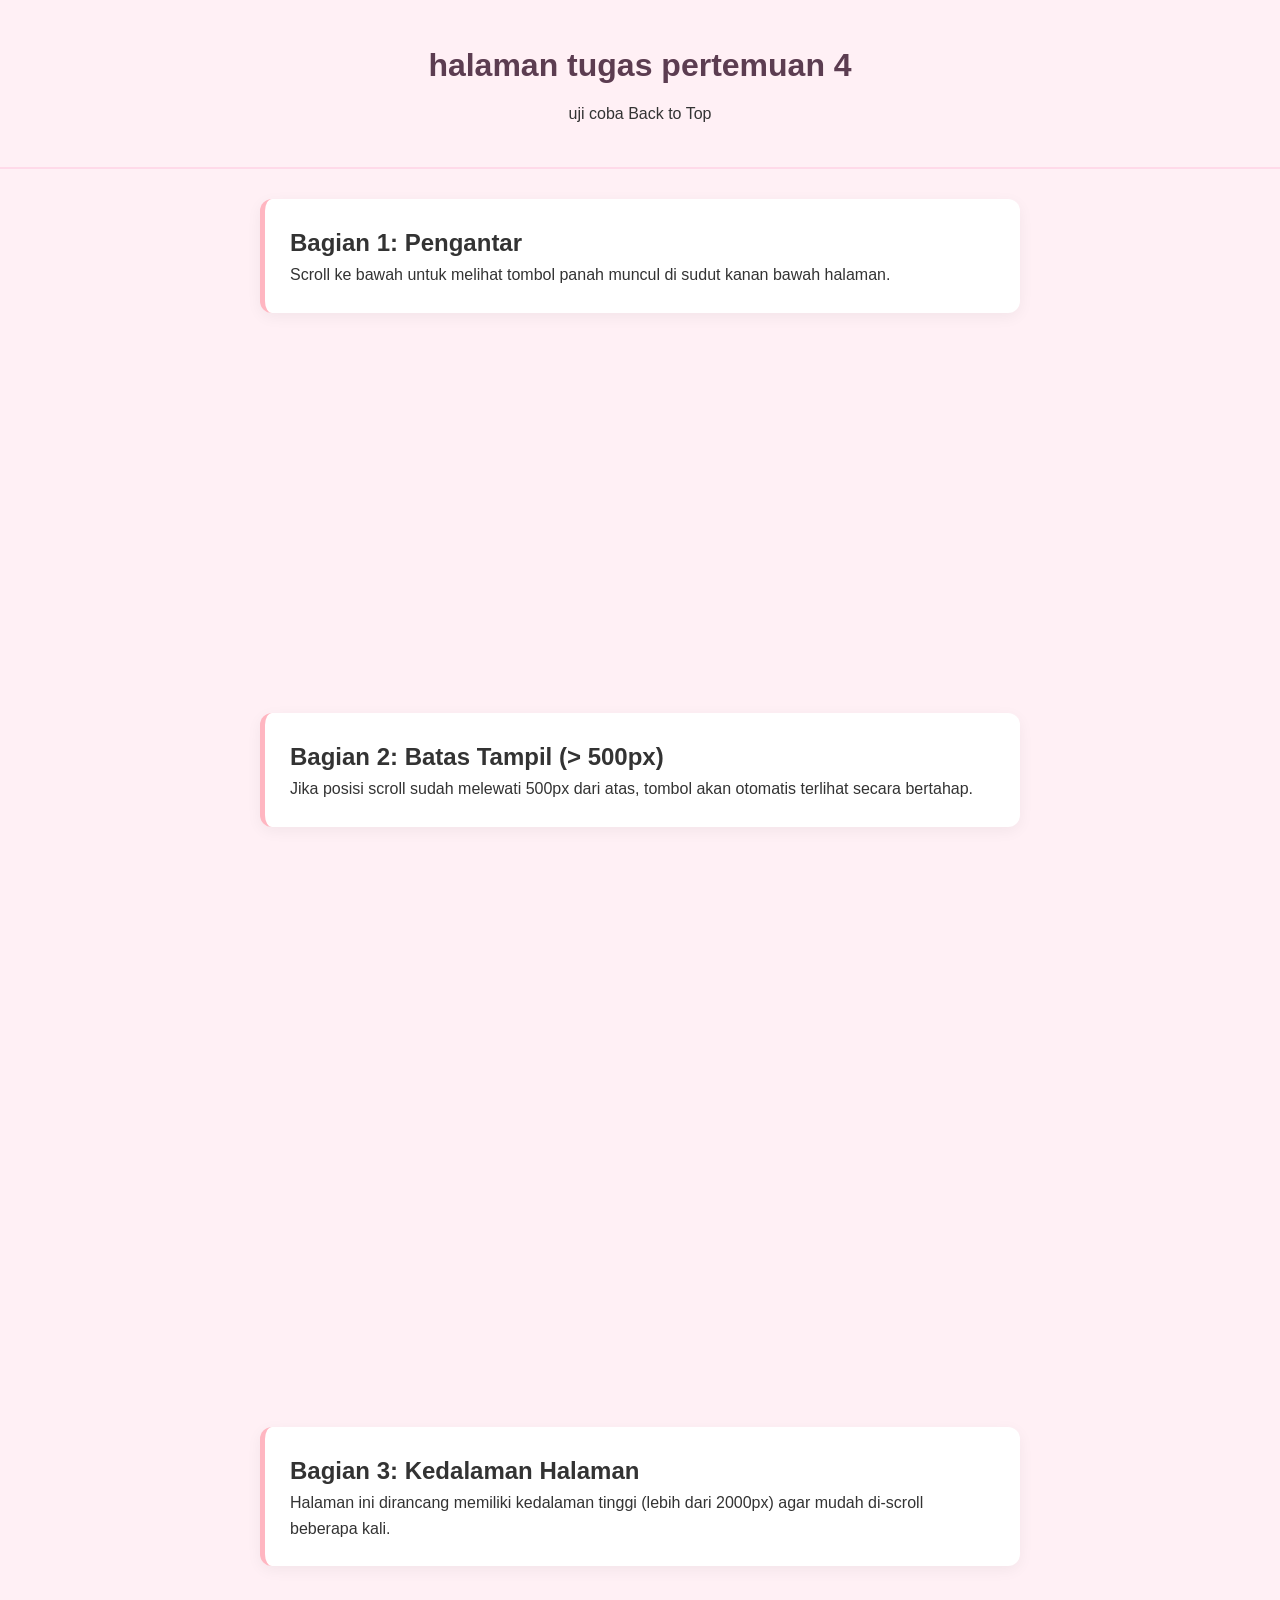
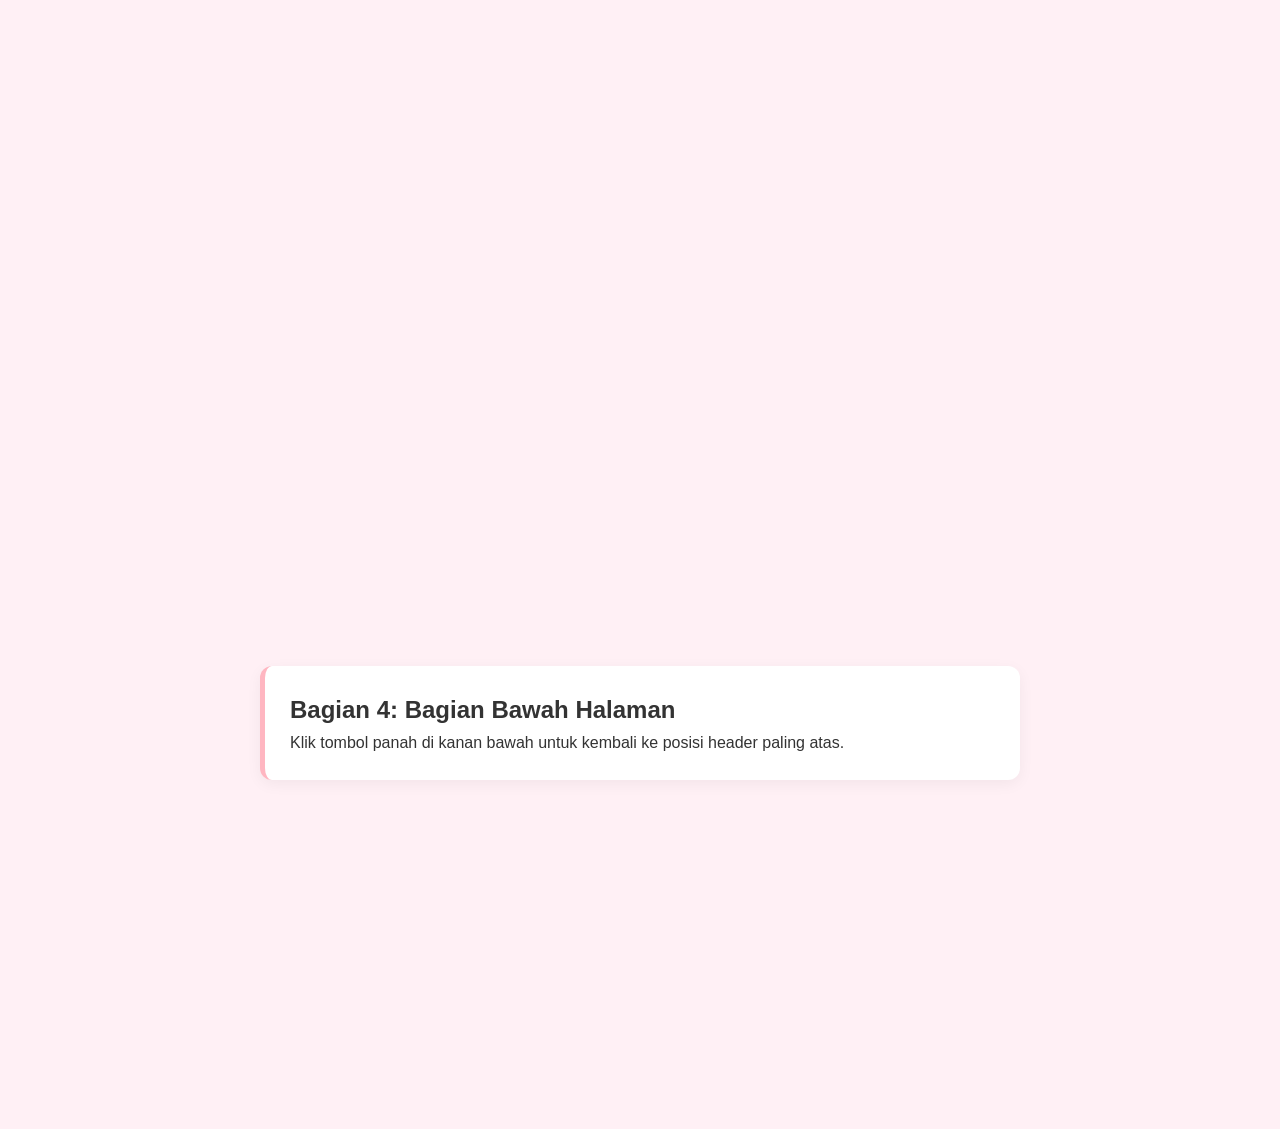
<file: PWD-P4/index.html>
<!DOCTYPE html>
<html lang="id">
<head>
  <meta charset="UTF-8">
  <meta name="viewport" content="width=device-width, initial-scale=1.0">
  <title>tugas P4</title>
  <link rel="stylesheet" href="gaya.css">
</head>
<body>

  <header id="top">
    <h1>halaman tugas pertemuan 4</h1>
    <p>uji coba Back to Top</p>
  </header>

  <!-- knten hlmn scroll > 2000px -->
  <main class="content">
    <div class="card">
      <h2>Bagian 1: Pengantar</h2>
      <p>Scroll ke bawah untuk melihat tombol panah muncul di sudut kanan bawah halaman.</p>
    </div>

    <div class="card card-margin-1">
      <h2>Bagian 2: Batas Tampil (> 500px)</h2>
      <p>Jika posisi scroll sudah melewati 500px dari atas, tombol akan otomatis terlihat secara bertahap.</p>
    </div>

    <div class="card card-margin-2">
      <h2>Bagian 3: Kedalaman Halaman</h2>
      <p>Halaman ini dirancang memiliki kedalaman tinggi (lebih dari 2000px) agar mudah di-scroll beberapa kali.</p>
    </div>

    <div class="card card-margin-3">
      <h2>Bagian 4: Bagian Bawah Halaman</h2>
      <p>Klik tombol panah di kanan bawah untuk kembali ke posisi header paling atas.</p>
    </div>
  </main>

  <!-- tmbl arh k ats -->
  <button id="scrollTopBtn" title="Kembali ke atas">&#8679;</button>

  <script src="script.js"></script>
</body>
</html>
</file>
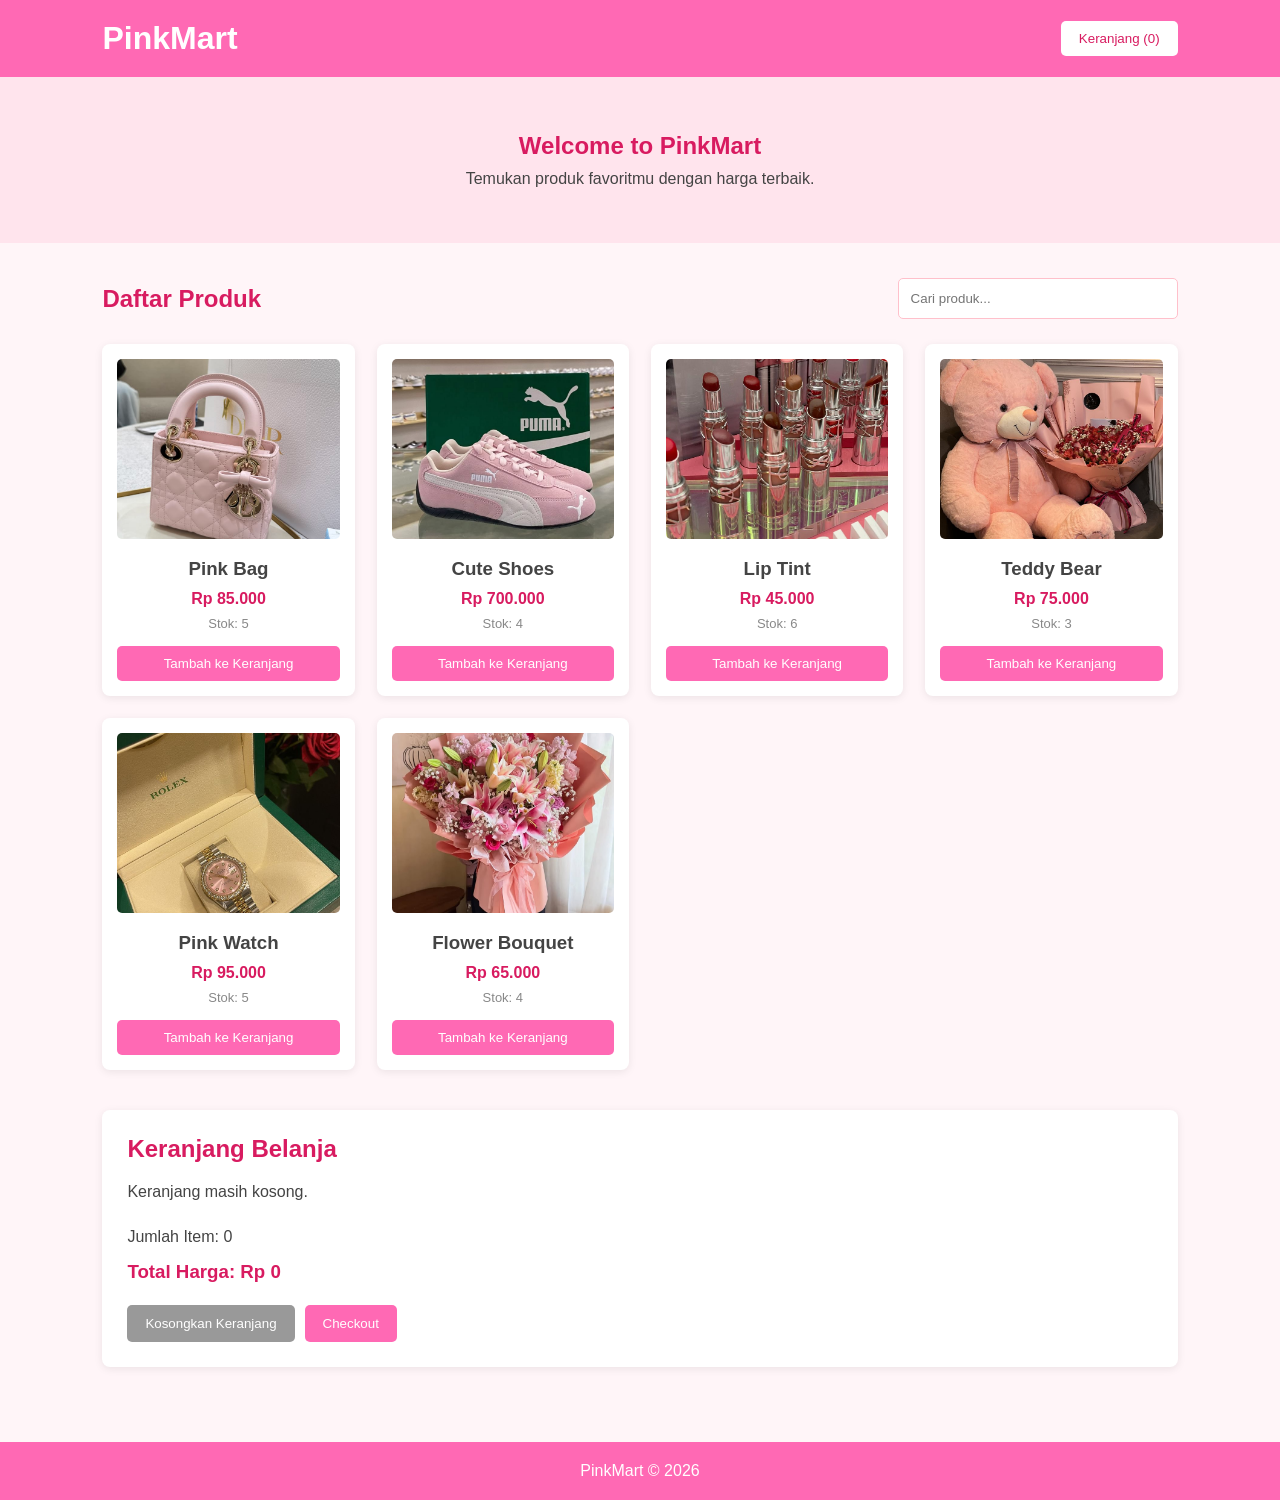
<file: PWD-P5/index.html>
<!DOCTYPE html>
<html lang="id">
<head>
    <meta charset="UTF-8">
    <meta name="viewport" content="width=device-width, initial-scale=1.0">
    <title>PinkMart</title>
    <link rel="stylesheet" href="style.css">
    <script src="https://code.jquery.com/jquery-3.7.1.min.js"></script>
</head>
<body>

    <header>
        <h1>PinkMart</h1>
        <button id="cart-toggle">
            Keranjang (<span id="cart-count">0</span>)
        </button>
    </header>

    <section class="banner">
        <h2>Welcome to PinkMart</h2>
        <p>Temukan produk favoritmu dengan harga terbaik.</p>
    </section>

    <main class="container">

        <div class="judul">
            <h2>Daftar Produk</h2>
            <input type="text" id="search" placeholder="Cari produk...">
        </div>

        <div class="products" id="product-list"></div>

        <section class="cart" id="cart-panel">
            <h2>Keranjang Belanja</h2>

            <div id="cart-list">
                <p>Keranjang masih kosong.</p>
            </div>

            <div class="total">
                <p>Jumlah Item: <span id="total-items">0</span></p>
                <h3>Total Harga: Rp <span id="total-price">0</span></h3>
            </div>

            <div class="buttons">
                <button id="clear-cart">Kosongkan Keranjang</button>
                <button id="checkout">Checkout</button>
            </div>

            <div id="checkout-result"></div>
        </section>

    </main>

    <footer>
        <p>PinkMart © 2026</p>
    </footer>

    <script src="script.js"></script>
</body>
</html>
</file>
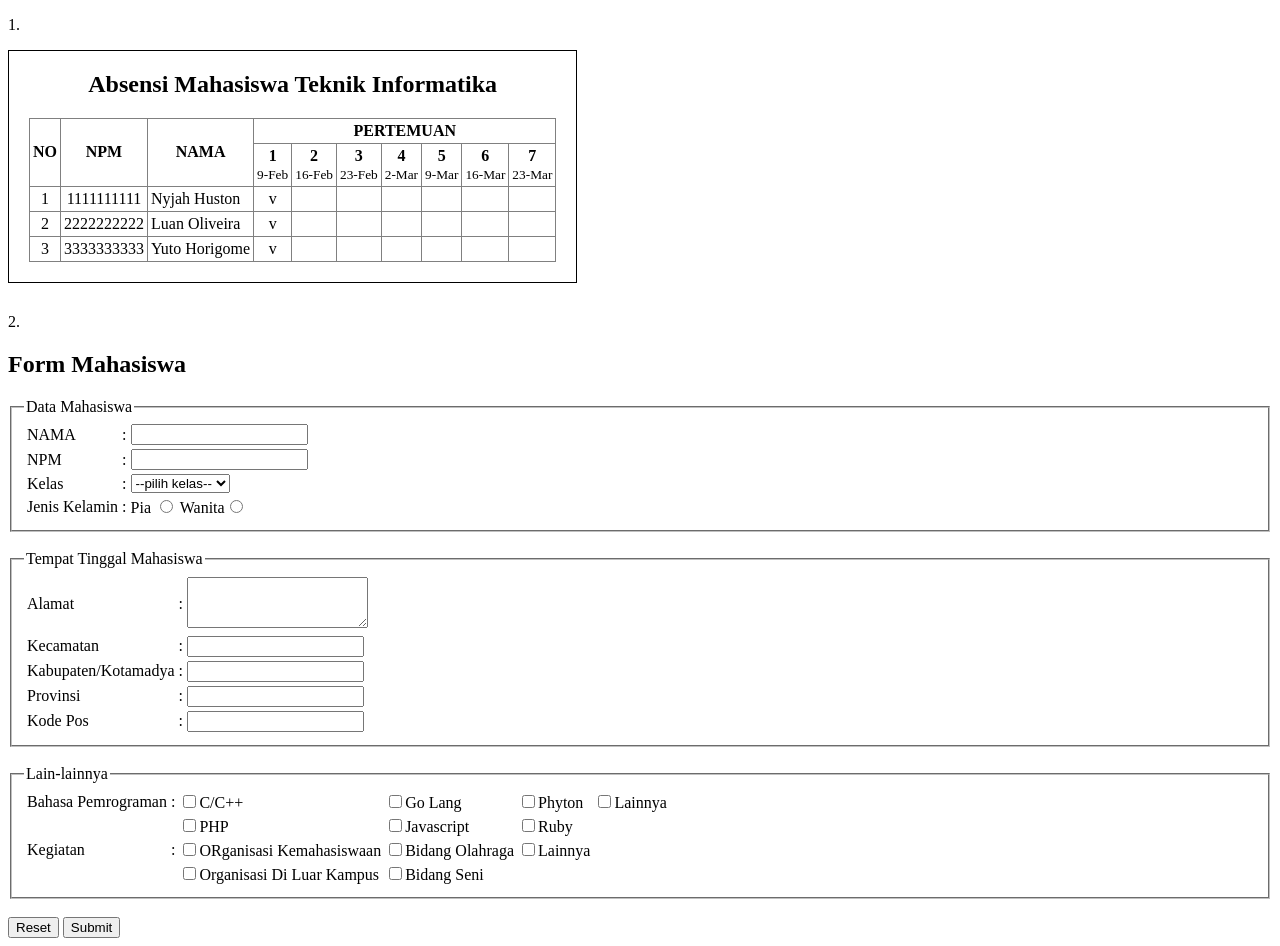
<file: PWD-P2/praktikum2.html>
<!DOCTYPE html>
<html lang="en">
<head>
    <meta charset="UTF-8">
    <meta name="viewport" content="width=device-width, initial-scale=1.0">
    <title>Form Mahasiswa</title>
</head>
<body>

    <!-- BAGIAN ABSSENSI -->
    <p>1. </p>
    
    <div style="border: 1px solid #000; padding: 20px; width: fit-content; margin-bottom: 30px;">
        <h2 style="text-align: center; margin-top: 0;">Absensi Mahasiswa Teknik Informatika</h2>
        <table border="1" cellpadding="3" cellspacing="0" style="text-align: center; border-collapse: collapse;">
            <tr>
                <th rowspan="2">NO</th>
                <th rowspan="2">NPM</th>
                <th rowspan="2">NAMA</th>
                <th colspan="7">PERTEMUAN</th>
            </tr>
            <tr>
                <th>1<br><span style="font-size: smaller; font-weight: normal;">9-Feb</span></th>
                <th>2<br><span style="font-size: smaller; font-weight: normal;">16-Feb</span></th>
                <th>3<br><span style="font-size: smaller; font-weight: normal;">23-Feb</span></th>
                <th>4<br><span style="font-size: smaller; font-weight: normal;">2-Mar</span></th>
                <th>5<br><span style="font-size: smaller; font-weight: normal;">9-Mar</span></th>
                <th>6<br><span style="font-size: smaller; font-weight: normal;">16-Mar</span></th>
                <th>7<br><span style="font-size: smaller; font-weight: normal;">23-Mar</span></th>
            </tr>
            <tr>
                <td>1</td>
                <td>1111111111</td>
                <td style="text-align: left;">Nyjah Huston</td>
                <td>v</td>
                <td></td>
                <td></td>
                <td></td>
                <td></td>
                <td></td>
                <td></td>
            </tr>
            <tr>
                <td>2</td>
                <td>2222222222</td>
                <td style="text-align: left;">Luan Oliveira</td>
                <td>v</td>
                <td></td>
                <td></td>
                <td></td>
                <td></td>
                <td></td>
                <td></td>
            </tr>
            <tr>
                <td>3</td>
                <td>3333333333</td>
                <td style="text-align: left;">Yuto Horigome</td>
                <td>v</td>
                <td></td>
                <td></td>
                <td></td>
                <td></td>
                <td></td>
                <td></td>
            </tr>
        </table>
    </div>

     <!-- BAGIAN FORM MAHASISWAA --> 
    <p>2. </p>
    <h2>Form Mahasiswa</h2>

    <form method="post" action="#">
        
        <!-- dta mhs -->
        <fieldset>
            <legend>Data Mahasiswa</legend>
            <table>
                <tr>
                    <td>NAMA</td>
                    <td>:</td>
                    <td><input type="text" name="nama"></td>
                </tr>
                <tr>
                    <td>NPM</td>
                    <td>:</td> 
                    <td><input type="text" name="npm"></td>
                </tr>
                <tr>
                    <td>Kelas</td>
                    <td>:</td>
                    <td>
                        <select name="kelas">
                            <option>--pilih kelas--</option>
                            <option value="A">A</option>
                            <option value="B">B</option>
                            <option value="C">C</option>
                        </select>
                    </td>
                </tr>
                <tr>
                    <td>Jenis Kelamin</td>
                    <td>:</td>
                    <td>
                        Pia <input type="radio" name="gender" value="pria">
                        Wanita<input type="radio" name="gender" value="pria">
                    </td>
                </tr>
            </table>
        </fieldset>

        <br>

        <!-- tmpt tnggl mhs -->
        <fieldset>
            <legend>Tempat Tinggal Mahasiswa</legend>
            <table>
                <tr>
                    <td>Alamat</td>
                    <td>:</td>
                    <td><textarea input type="text" name="alamat" rows="3"></textarea></td>
                </tr>
                <tr>
                    <td>Kecamatan</td>
                    <td>:</td>
                    <td><input type="text" name="Kecamatan"></td>
                </tr>
                <tr>
                    <td>Kabupaten/Kotamadya</td>
                    <td>:</td>
                    <td><input type="text" name="kab"></td>
                </tr>
                <tr>
                    <td>Provinsi</td>
                    <td>:</td>
                    <td><input type="text" name="Prov"></td>
                </tr>
                <tr>
                    <td>Kode Pos</td>
                    <td>:</td>
                    <td><input type="text" name="kdpos"></td>
                </tr>
            </table>
        </fieldset>

        <br>

        <!--lain'ny-->
        <fieldset>
            <legend>Lain-lainnya</legend>
            <table>
                <tr>
                    <td>Bahasa Pemrograman</td>
                    <td>:</td>
                    <td><input type="checkbox" name="matkul" id="cpp">C/C++</td>
                    <td><input type="checkbox" name="matkul" id="gl">Go Lang</td>
                    <td><input type="checkbox" name="matkul" id="phyton">Phyton</td>
                    <td><input type="checkbox" name="matkul" id="lainnya">Lainnya</td>
                </tr>
                <tr>
                    <td></td>
                    <td></td>
                    <td><input type="checkbox" name="matkul" id="php">PHP</td>
                    <td><input type="checkbox" name="matkul" id="js">Javascript</td>
                    <td><input type="checkbox" name="matkul" id="rb">Ruby</td>
                </tr>
                <tr>
                    <td>Kegiatan</td>
                    <td>:</td>
                    <td><input type="checkbox" name="ormw" id="ukm">ORganisasi Kemahasiswaan</td>
                    <td><input type="checkbox" name="ormw" id="olahraga">Bidang Olahraga</td>
                    <td><input type="checkbox" name="ormw" id="lain">Lainnya</td>
                </tr>
                <tr>
                    <td></td>
                    <td></td>
                    <td><input type="checkbox" name="ormw" id="ormek">Organisasi Di Luar Kampus</td>
                    <td><input type="checkbox" name="ormw" id="seni">Bidang Seni</td>
                </tr>
            </table>
        </fieldset>

        <br>
        <input type="reset" name="cancle">
        <input type="submit">
    </form>

</body>
</html>
</file>
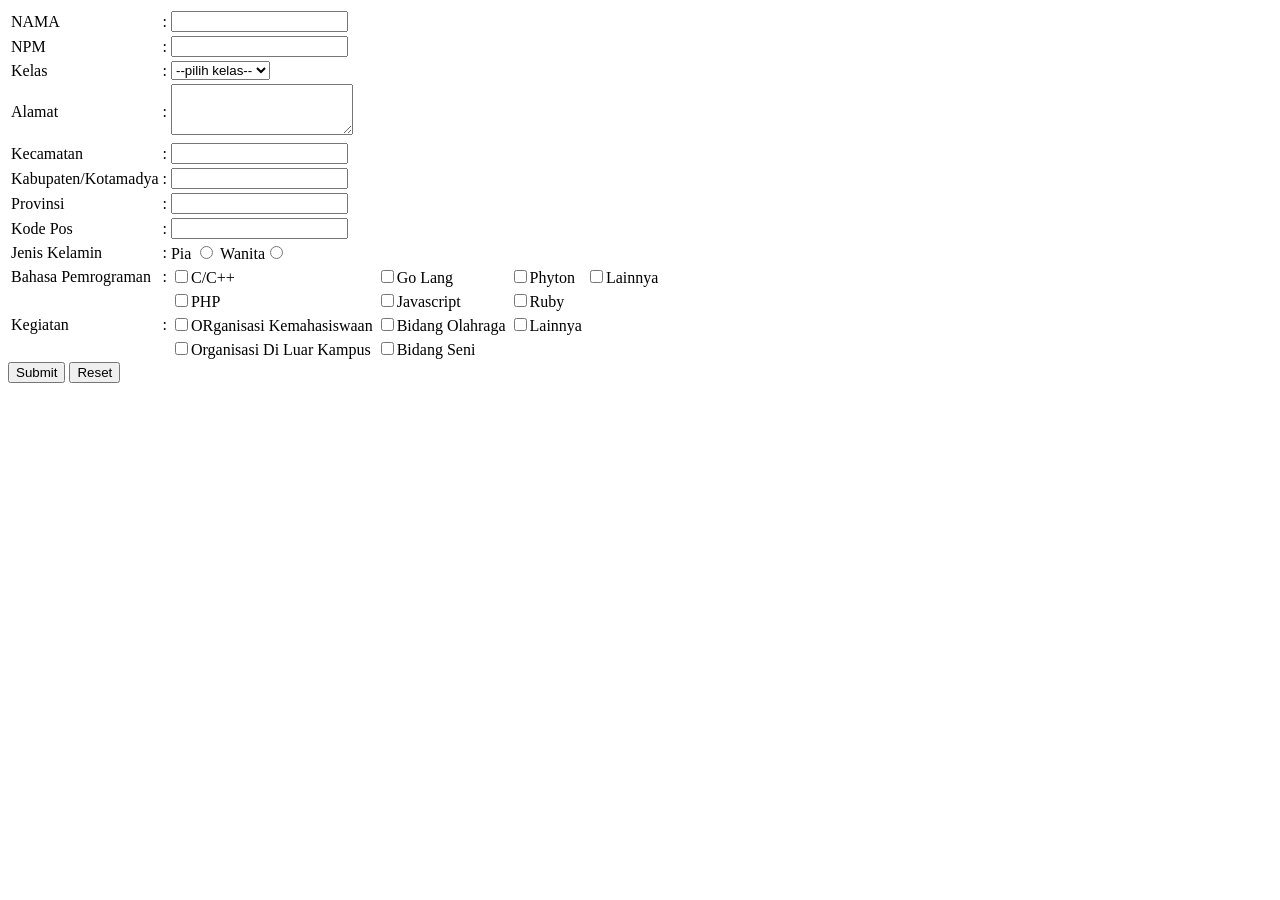
<file: PWD-P2/tugas.html>
<!DOCTYPE html>
<html lang="en">
<head>
    <meta charset="UTF-8">
    <meta name="viewport" content="width=device-width, initial-scale=1.0">
    <title>Tempat Tinggal Mahasiswa</title>
</head>
<body>
    <form method="post" action="#">
         <table>
            <tr>
                <td>NAMA</td>
                <td>:</td>
                <td><input type="text" name="nama"></td>
            </tr>
            <tr>
                <td>NPM</td>
                <td>:</td>
                <td><input type="text" name="npm"></td>
            </tr>
            <tr>
                <td>Kelas</td>
                <td>:</td>
                <td>
                    <select name="kelas">
                        <option>--pilih kelas--</option>
                        <option value="A">A</option>
                        <option value="B">B</option>
                        <option value="C">C</option>
                    </select>
                </td>
            </tr>
            <tr>
                <td>Alamat</td>
                <td>:</td>
                <td><textarea input type="text" name="alamat" rows="3"></textarea></td>
            </tr>
            <tr>
                <td>Kecamatan</td>
                <td>:</td>
                <td><input type="text" name="Kecamatan"></td>
            </tr>
            <tr>
                <td>Kabupaten/Kotamadya</td>
                <td>:</td>
                <td><input type="text" name="kab"></td>
            </tr>
            <tr>
                <td>Provinsi</td>
                <td>:</td>
                <td><input type="text" name="Prov"></td>
            </tr>
            <tr>
                <td>Kode Pos</td>
                <td>:</td>
                <td><input type="text" name="kdpos"></td>
            </tr>
            
            
            <tr>
                <td>Jenis Kelamin</td>
                <td>:</td>
                <td>
                    Pia <input type="radio"name="gender" value="pria">
                    Wanita<input type="radio"name="gender" value="pria">
                </td>
            </tr>

            <tr>
                <td>Bahasa Pemrograman</td>
                <td>:</td>
                <td><input type="checkbox" name="matkul" id="cpp">C/C++
                <td><input type="checkbox" name="matkul" id="gl">Go Lang
                <td><input type="checkbox" name="matkul" id="phyton">Phyton
                <td><input type="checkbox" name="matkul" id="lainnya">Lainnya
                </td>
            </tr>
            <tr>
                <td></td>
                <td></td>
                <td><input type="checkbox" name="matkul" id="php">PHP
                <td><input type="checkbox" name="matkul" id="js">Javascript
                <td><input type="checkbox" name="matkul" id="rb">Ruby
            </tr>
            <tr>
                <td>Kegiatan</td>
                <td>:</td>
                <td><input type="checkbox" name="ormw" id="ukm">ORganisasi Kemahasiswaan
                <td><input type="checkbox" name="ormw" id="olahraga">Bidang Olahraga
                <td><input type="checkbox" name="ormw" id="lain">Lainnya
                
            </tr>
            <tr>
                <td></td>
                <td></td>
                <td><input type="checkbox" name="ormw" id="ormek">Organisasi Di Luar Kampus
                <td><input type="checkbox" name="ormw" id="seni">Bidang Seni
                </td>
            </tr>
        </table>
        <input type="submit">
        <input type="reset" name="cancle">
    </form>
</body>
</html>
</file>
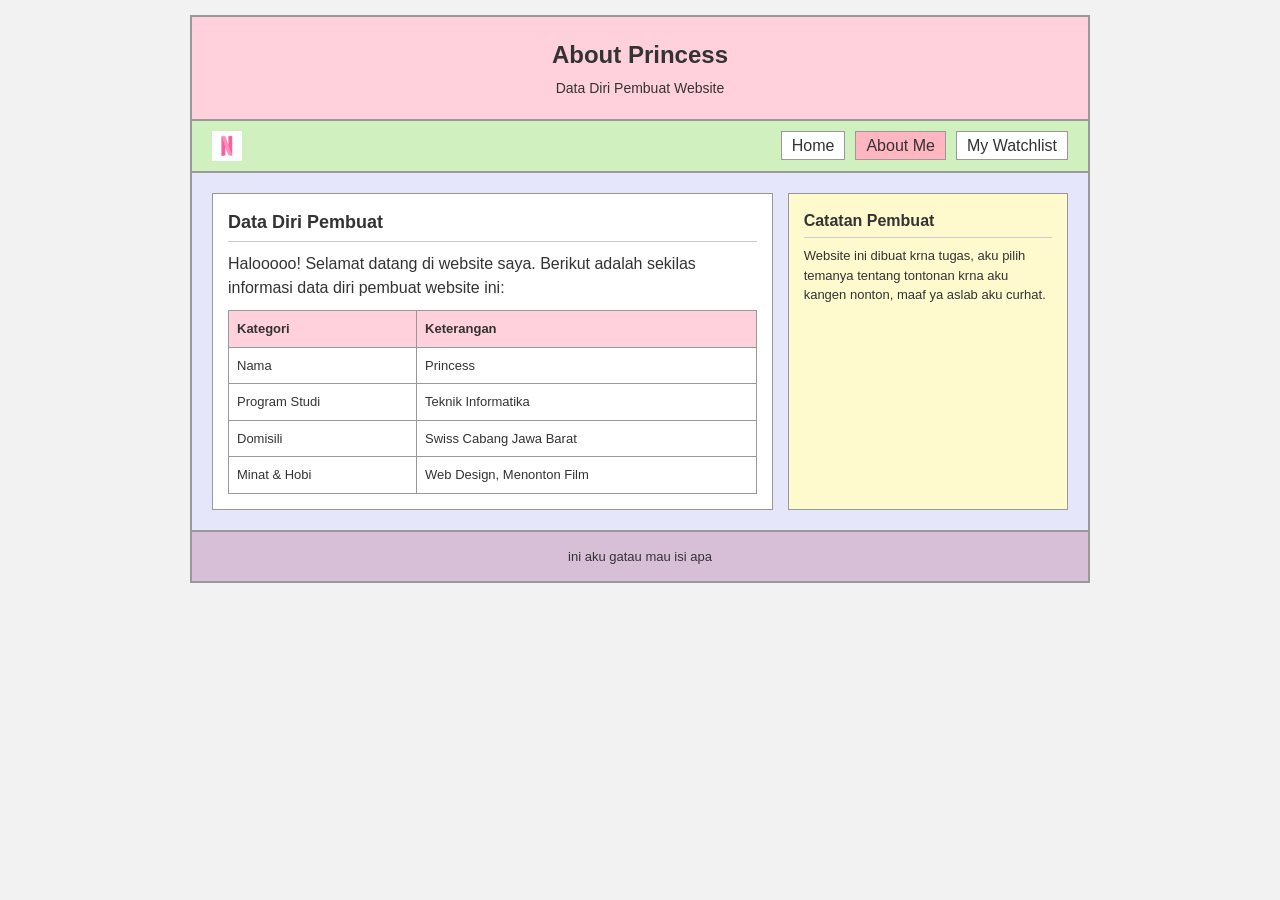
<file: PWD-P3/fakhira.html>
<!DOCTYPE html>
<html lang="id">
<head>
    <meta charset="UTF-8">
    <meta name="viewport" content="width=device-width, initial-scale=1.0">
    <title>About Me - Serial Recommendation</title>
    <link rel="stylesheet" href="style3.css">
</head>
<body>
    <div class="container">
        <!-- Header -->
        <header>
            <h1>About Princess</h1>
            <p>Data Diri Pembuat Website</p>
        </header>

        <!-- Navigasi Flexbox Logo di kiri, Menu di kanan -->
        <nav>
            <div class="logo">
                <img src="netflix pink icon.jpeg" alt="Logo Netflix Pink">
            </div>
            <ul class="nav-links">
                <li><a href="pertemuan3.html">Home</a></li>
                <li><a href="fakhira.html" class="active">About Me</a></li>
                <li><a href="film.html">My Watchlist</a></li>
            </ul>
        </nav>

        <!-- Section Grid Article & Aside -->
        <section>
            <article>
                <h2>Data Diri Pembuat</h2>
                <p>Halooooo! Selamat datang di website saya. Berikut adalah sekilas informasi data diri pembuat website ini:</p>

                <table>
                    <tr>
                        <th>Kategori</th>
                        <th>Keterangan</th>
                    </tr>
                    <tr>
                        <td>Nama</td>
                        <td>Princess</td>
                    </tr>
                    <tr>
                        <td>Program Studi</td>
                        <td>Teknik Informatika</td>
                    </tr>
                    <tr>
                        <td>Domisili</td>
                        <td>Swiss Cabang Jawa Barat</td>
                    </tr>
                    <tr>
                        <td>Minat & Hobi</td>
                        <td>Web Design, Menonton Film</td>
                    </tr>
                </table>
            </article>

            <aside>
                <h3>Catatan Pembuat</h3>
                <p>Website ini dibuat krna tugas, aku pilih temanya tentang tontonan krna aku kangen nonton, maaf ya aslab aku curhat.</p>
            </aside>
        </section>

        <!-- Footer -->
        <footer>
            <p>ini aku gatau mau isi apa</p>
        </footer>
    </div>
</body>
</html>
</file>
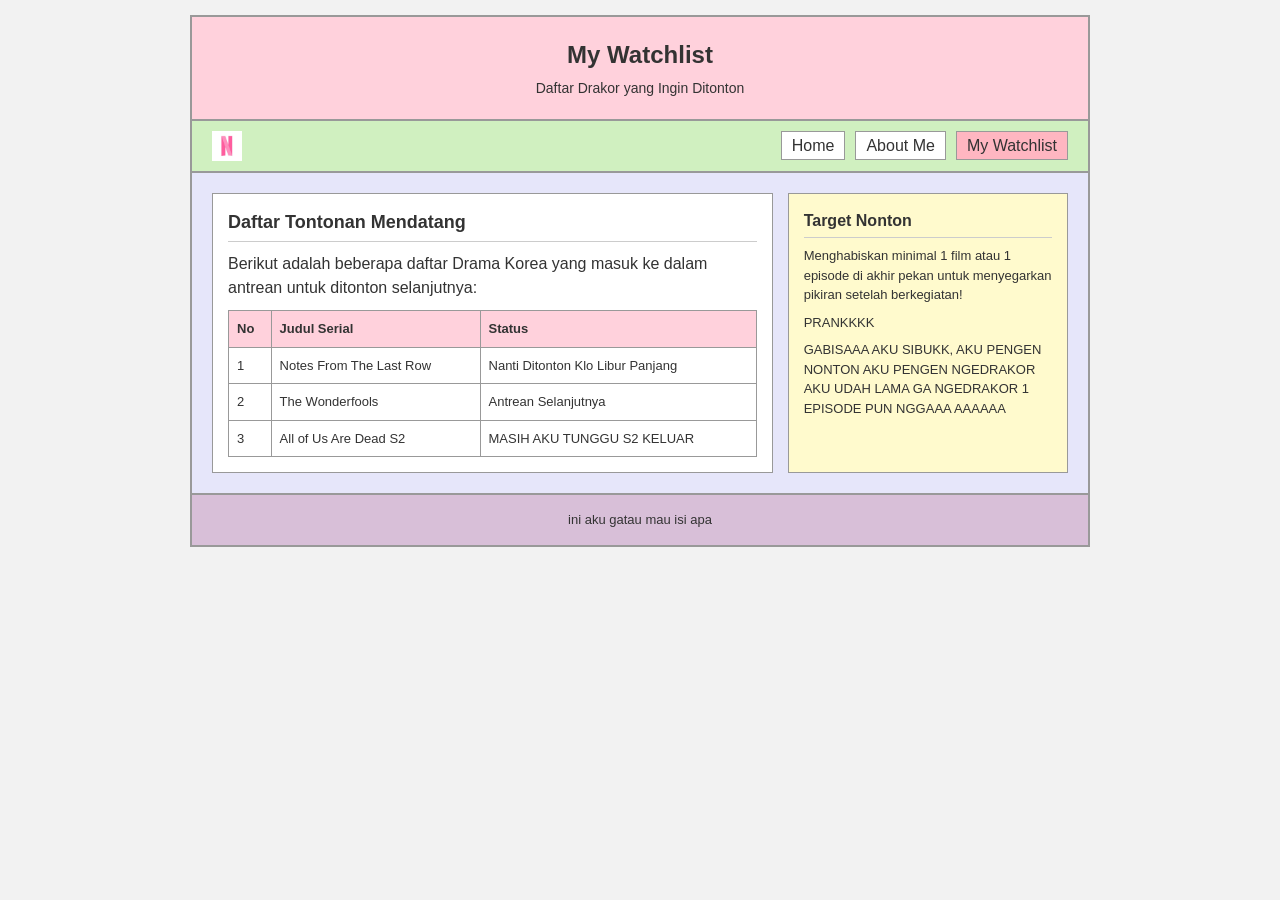
<file: PWD-P3/film.html>
<!DOCTYPE html>
<html lang="id">
<head>
    <meta charset="UTF-8">
    <meta name="viewport" content="width=device-width, initial-scale=1.0">
    <title>pwd3</title>
    <link rel="stylesheet" href="style3.css">
</head>
<body>
    <div class="container">
        <!-- header -->
        <header>
            <h1>My Watchlist </h1>
            <p>Daftar Drakor yang Ingin Ditonton</p>
        </header>

        <!-- Navigasi Flexbox logo di kiri, Menu di kanan -->
        <nav>
            <div class="logo">
                <img src="netflix pink icon.jpeg" alt="Logo Netflix Pink">
            </div>
            <ul class="nav-links">
                <li><a href="pertemuan3.html">Home</a></li>
                <li><a href="fakhira.html">About Me</a></li>
                <li><a href="film.html" class="active">My Watchlist</a></li>
            </ul>
        </nav>

        <!-- Section Grid Article & Aside -->
        <section>
            <article>
                <h2>Daftar Tontonan Mendatang</h2>
                <p>Berikut adalah beberapa daftar Drama Korea yang masuk ke dalam antrean untuk ditonton selanjutnya:</p>

                <table>
                    <tr>
                        <th>No</th>
                        <th>Judul Serial</th>
                        <th>Status</th>
                    </tr>
                    <tr>
                        <td>1</td>
                        <td>Notes From The Last Row</td>
                        <td>Nanti Ditonton Klo Libur Panjang</td>
                    </tr>
                    <tr>
                        <td>2</td>
                        <td>The Wonderfools</td>
                        <td>Antrean Selanjutnya</td>
                    </tr>
                    <tr>
                        <td>3</td>
                        <td>All of Us Are Dead S2</td>
                        <td>MASIH AKU TUNGGU S2 KELUAR</td>
                    </tr>
                </table>
            </article>

            <aside>
                <h3>Target Nonton</h3>
                <p>Menghabiskan minimal 1 film atau 1 episode di akhir pekan untuk menyegarkan pikiran setelah berkegiatan!</p>
                <p>PRANKKKK</p>
                <p>GABISAAA AKU SIBUKK, AKU PENGEN NONTON AKU PENGEN NGEDRAKOR AKU UDAH LAMA GA NGEDRAKOR 1 EPISODE PUN NGGAAA AAAAAA</p>
            </aside>
        </section>

        <!-- footer -->
        <footer>
            <p>ini aku gatau mau isi apa</p>
        </footer>
    </div>
</body>
</html>
</file>
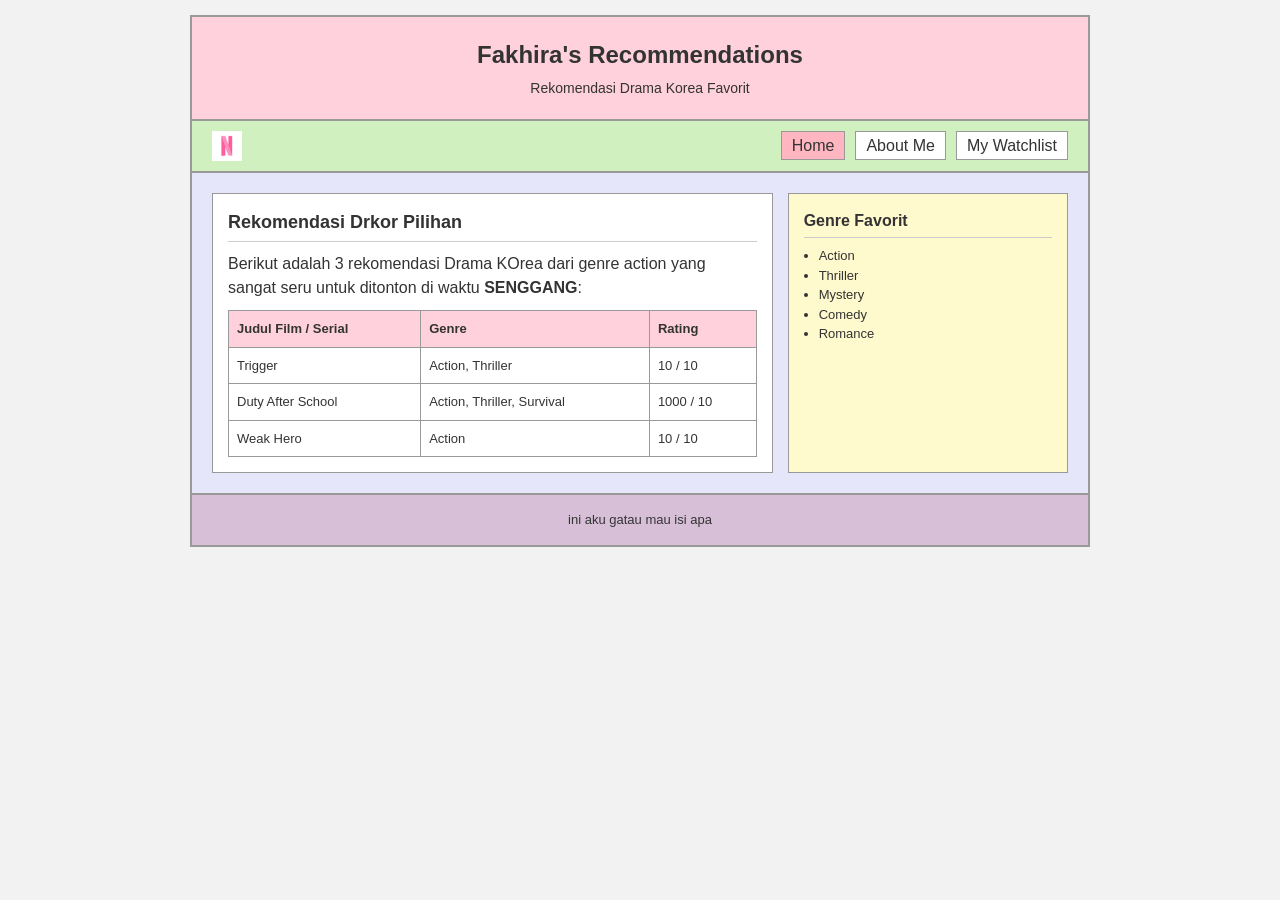
<file: PWD-P3/pertemuan3.html>
<!DOCTYPE html>
<html lang="id">
<head>
    <meta charset="UTF-8">
    <meta name="viewport" content="width=device-width, initial-scale=1.0">
    <title>Home - Movie Recommendation</title>
    <link rel="stylesheet" href="style3.css">
</head>
<body>
    <div class="container">
        <!-- Header -->
        <header>
            <h1>Fakhira's Recommendations</h1>
            <p>Rekomendasi Drama Korea Favorit</p>
        </header>

        <!-- Navigasi Flexbox Logo di kiri, Menu di kanan -->
        <nav>
            <div class="logo">
                <img src="netflix pink icon.jpeg" alt="Logo Netflix Pink">
            </div>
            <ul class="nav-links">
                <li><a href="pertemuan3.html" class="active">Home</a></li>
                <li><a href="fakhira.html">About Me</a></li>
                <li><a href="film.html">My Watchlist</a></li>
            </ul>
        </nav>

        <!-- Section Grid (Article & Aside) -->
        <section>
            <article>
                <h2>Rekomendasi Drkor Pilihan</h2>
                <p>Berikut adalah 3 rekomendasi Drama KOrea dari genre action yang sangat seru untuk ditonton di waktu <b>SENGGANG</b>:</p>

                <table>
                    <tr>
                        <th>Judul Film / Serial</th>
                        <th>Genre</th>
                        <th>Rating</th>
                    </tr>
                    <tr>
                        <td>Trigger</td>
                        <td>Action, Thriller</td>
                        <td>10 / 10</td>
                    </tr>
                    <tr>
                        <td>Duty After School</td>
                        <td>Action, Thriller, Survival</td>
                        <td>1000 / 10</td>
                    </tr>
                    <tr>
                        <td>Weak Hero</td>
                        <td>Action</td>
                        <td>10 / 10</td>
                    </tr>
                </table>
            </article>

            <aside>
                <h3>Genre Favorit</h3>
                <ul>
                    <li>Action</li>
                    <li>Thriller</li>
                    <li>Mystery</li>
                    <li>Comedy</li>
                    <li>Romance</li>
                </ul>
            </aside>
        </section>

        <!-- footer -->
        <footer>
            <p>ini aku gatau mau isi apa</p>
        </footer>
    </div>
</body>
</html>
</file>
<file: PWD-P4/gaya.css>
* {
  box-sizing: border-box;
  margin: 0;
  padding: 0;
}

body {
  font-family: 'Segoe UI', Tahoma, Geneva, Verdana, sans-serif;
  line-height: 1.6;
  background-color: #fff0f5; 
  color: #333;
}

header {
  background: linear-gradient(135deg, #ffb6c1);
  padding: 40px 20px;
  text-align: center;
  border-bottom: 2px solid #ffdae9;
}

header h1 {
  color: #5c3d51;
  margin-bottom: 10px;
}

/* kpstian hlmn ada smpe scroll > 2000px */
.content {
  max-width: 800px;
  margin: 30px auto;
  padding: 0 20px;
  min-height: 2500px; /* scroll > 2000px */
}

.card {
  background: #ffffff;
  padding: 25px;
  margin-bottom: 25px;
  border-radius: 12px;
  box-shadow: 0 4px 15px rgba(0, 0, 0, 0.05);
  border-left: 5px solid #ffb6c1;
}

/* jrk antr krtu bwt nmbhin kdlmn hlmn */
.card-margin-1 {
  margin-top: 400px;
}

.card-margin-2 {
  margin-top: 600px;
}

.card-margin-3 {
  margin-top: 700px;
}

/* design tmbol back to top */
#scrollTopBtn {
  /* posisi mlyang d knn bwh*/
  position: fixed;
  bottom: 30px;
  right: 30px;
  z-index: 99;

  /* bntk dn ukrn tmbl */
  width: 50px;
  height: 50px;
  border: none;
  outline: none;
  border-radius: 50%;
  background-color: #ff8da1;
  color: white;
  font-size: 22px;
  cursor: pointer;
  box-shadow: 0 4px 12px rgba(0, 0, 0, 0.15);

  /* Ketentuan 3: Transisi & Opacity default */
  opacity: 0.7;
  transition: opacity 0.3s ease, transform 0.3s ease, visibility 0.3s ease;

  /* Ketentuan: Sembunyi secara default */
  visibility: hidden;
}

/* Ketentuan 3: Saat kursor di-hover, opacity menjadi 100% */
#scrollTopBtn:hover {
  opacity: 1;
  transform: translateY(-3px);
  background-color: #ff6b8b;
}

/* bwt  nmpilin tombol via js */
#scrollTopBtn.show {
  visibility: visible;
}
</file>
<file: PWD-P5/style.css>
* {
    margin: 0;
    padding: 0;
    box-sizing: border-box;
    font-family: Arial, sans-serif;
}

body {
    background-color: #fff5f8;
    color: #444;
}

header {
    background-color: #ff69b4;
    color: white;
    padding: 20px 8%;
    display: flex;
    justify-content: space-between;
    align-items: center;
}

header button {
    background-color: white;
    color: #d81b60;
    border: none;
    padding: 10px 18px;
    border-radius: 5px;
    cursor: pointer;
}

.banner {
    background-color: #ffe4ed;
    text-align: center;
    padding: 55px 20px;
}

.banner h2 {
    color: #d81b60;
    margin-bottom: 10px;
}

.container {
    padding: 35px 8%;
}

.judul {
    display: flex;
    justify-content: space-between;
    align-items: center;
    margin-bottom: 25px;
    gap: 15px;
}

.judul h2 {
    color: #d81b60;
}

.judul input {
    padding: 12px;
    width: 280px;
    border: 1px solid #ffc0cb;
    border-radius: 5px;
    outline: none;
}

.products {
    display: grid;
    grid-template-columns: repeat(auto-fit, minmax(200px, 1fr));
    gap: 22px;
}

.product-card {
    background-color: white;
    padding: 15px;
    border-radius: 8px;
    text-align: center;
    box-shadow: 0 2px 8px rgba(0,0,0,0.08);
    transition: 0.3s;
}

.product-card:hover {
    transform: translateY(-4px);
}

.product-image {
    width: 100%;
    height: 180px;
    object-fit: cover;
    border-radius: 5px;
    margin-bottom: 15px;
}

.product-card h3 {
    margin-bottom: 10px;
}

.price {
    color: #d81b60;
    font-weight: bold;
    margin-bottom: 8px;
}

.stock {
    color: #888;
    font-size: 13px;
    margin-bottom: 15px;
}

button {
    cursor: pointer;
}

.add-btn {
    background-color: #ff69b4;
    color: white;
    border: none;
    padding: 10px;
    border-radius: 5px;
    width: 100%;
}

.add-btn:hover {
    background-color: #d81b60;
}

.cart {
    background-color: white;
    padding: 25px;
    margin-top: 40px;
    border-radius: 8px;
    box-shadow: 0 2px 8px rgba(0,0,0,0.08);
}

.cart h2 {
    color: #d81b60;
    margin-bottom: 20px;
}

.cart-item {
    display: flex;
    justify-content: space-between;
    align-items: center;
    padding: 15px 0;
    border-bottom: 1px solid #eee;
    gap: 10px;
}

.remove-btn {
    background-color: #e57373;
    color: white;
    border: none;
    padding: 8px 12px;
    border-radius: 5px;
}

.total {
    margin-top: 20px;
    line-height: 2;
}

.total h3 {
    color: #d81b60;
}

.buttons {
    display: flex;
    gap: 10px;
    margin-top: 15px;
}

#clear-cart {
    background-color: #999;
    color: white;
    border: none;
    padding: 11px 18px;
    border-radius: 5px;
}

#checkout {
    background-color: #ff69b4;
    color: white;
    border: none;
    padding: 11px 18px;
    border-radius: 5px;
}

#checkout-result {
    background-color: #fff0f5;
    padding: 20px;
    border-radius: 5px;
    margin-top: 20px;
    line-height: 1.8;
    display: none;
}

footer {
    background-color: #ff69b4;
    color: white;
    text-align: center;
    padding: 20px;
    margin-top: 40px;
}

@media (max-width: 600px) {
    header {
        padding: 18px;
    }

    .container {
        padding: 25px 5%;
    }

    .judul {
        flex-direction: column;
        align-items: stretch;
    }

    .judul input {
        width: 100%;
    }
}
</file>
<file: PWD-P3/style3.css>
* {
    margin: 0;
    padding: 0;
    box-sizing: border-box;
    font-family: Arial, Helvetica, sans-serif;
}

body {
    background-color: #f2f2f2;
    color: #333333;
    line-height: 1.5;
    padding: 15px;
}

/* container utama */
.container {
    max-width: 900px;
    margin: 0 auto;
    border: 2px solid #999999;
    background-color: #ffffff;
}

/* 1. header */
header {
    background-color: #ffd1dc;
    color: #333333;
    text-align: center;
    padding: 20px;
    border-bottom: 2px solid #999999;
}

header h1 {
    font-size: 24px;
    margin-bottom: 5px;
}

header p {
    font-size: 14px;
}

/* 2. nav, logo dikiri, menu dikanan */
nav {
    background-color: #d0f0c0;
    display: flex;
    justify-content: space-between;
    align-items: center;
    padding: 10px 20px;
    border-bottom: 2px solid #999999;
}

.logo {
    font-size: 18px;
    font-weight: bold;
    display: flex;
    align-items: center;
}

.logo img {
    height: 30px;
    width: auto;
    object-fit: contain;
}

.nav-links {
    display: flex;
    list-style: none;
    gap: 10px;
}

.nav-links li a {
    color: #333333;
    text-decoration: none;
    padding: 5px 10px;
    background-color: #ffffff;
    border: 1px solid #999999;
}

.nav-links li a:hover,
.nav-links li a.active {
    background-color: #ffb6c1;
}

/* 3. section, grid untuk article dan aside) */
section {
    display: grid;
    grid-template-columns: 2fr 1fr;
    gap: 15px;
    padding: 20px;
    background-color: #e6e6fa;
}

/* article */
article {
    background-color: #ffffff;
    padding: 15px;
    border: 1px solid #999999;
}

article h2 {
    font-size: 18px;
    margin-bottom: 10px;
    border-bottom: 1px solid #cccccc;
    padding-bottom: 5px;
}

/* tabel data */
table {
    width: 100%;
    border-collapse: collapse;
    margin-top: 10px;
}

table, th, td {
    border: 1px solid #999999;
}

th, td {
    padding: 8px;
    text-align: left;
    font-size: 13px;
}

th {
    background-color: #ffd1dc;
}

td {
    background-color: #ffffff;
}

/* aside */
aside {
    background-color: #fffacd;
    padding: 15px;
    border: 1px solid #999999;
}

aside h3 {
    font-size: 16px;
    margin-bottom: 8px;
    border-bottom: 1px solid #cccccc;
    padding-bottom: 4px;
}

aside ul {
    padding-left: 15px;
    font-size: 13px;
}

aside p {
    font-size: 13px;
    margin-bottom: 8px;
}

/* 4. footer */
footer {
    background-color: #d8bfd8;
    color: #333333;
    text-align: center;
    padding: 15px;
    font-size: 13px;
    border-top: 2px solid #999999;
}
</file>
